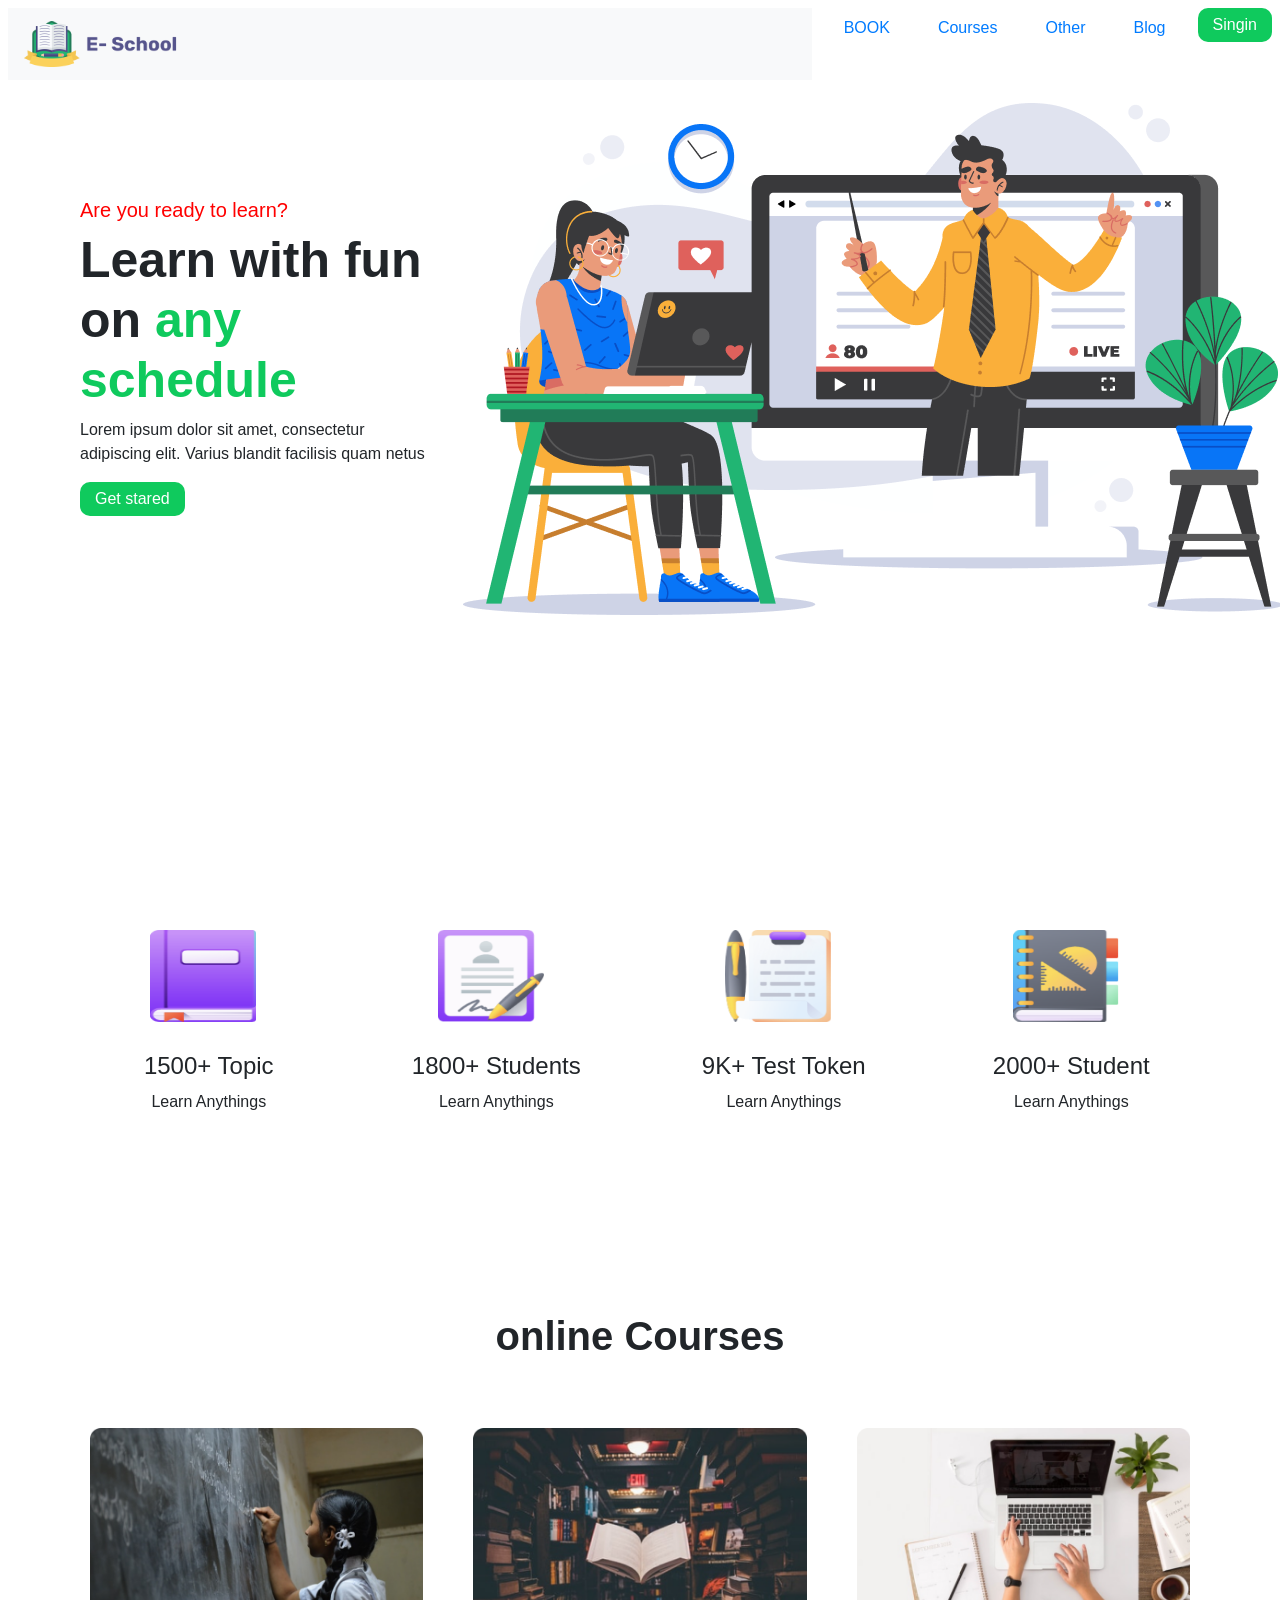
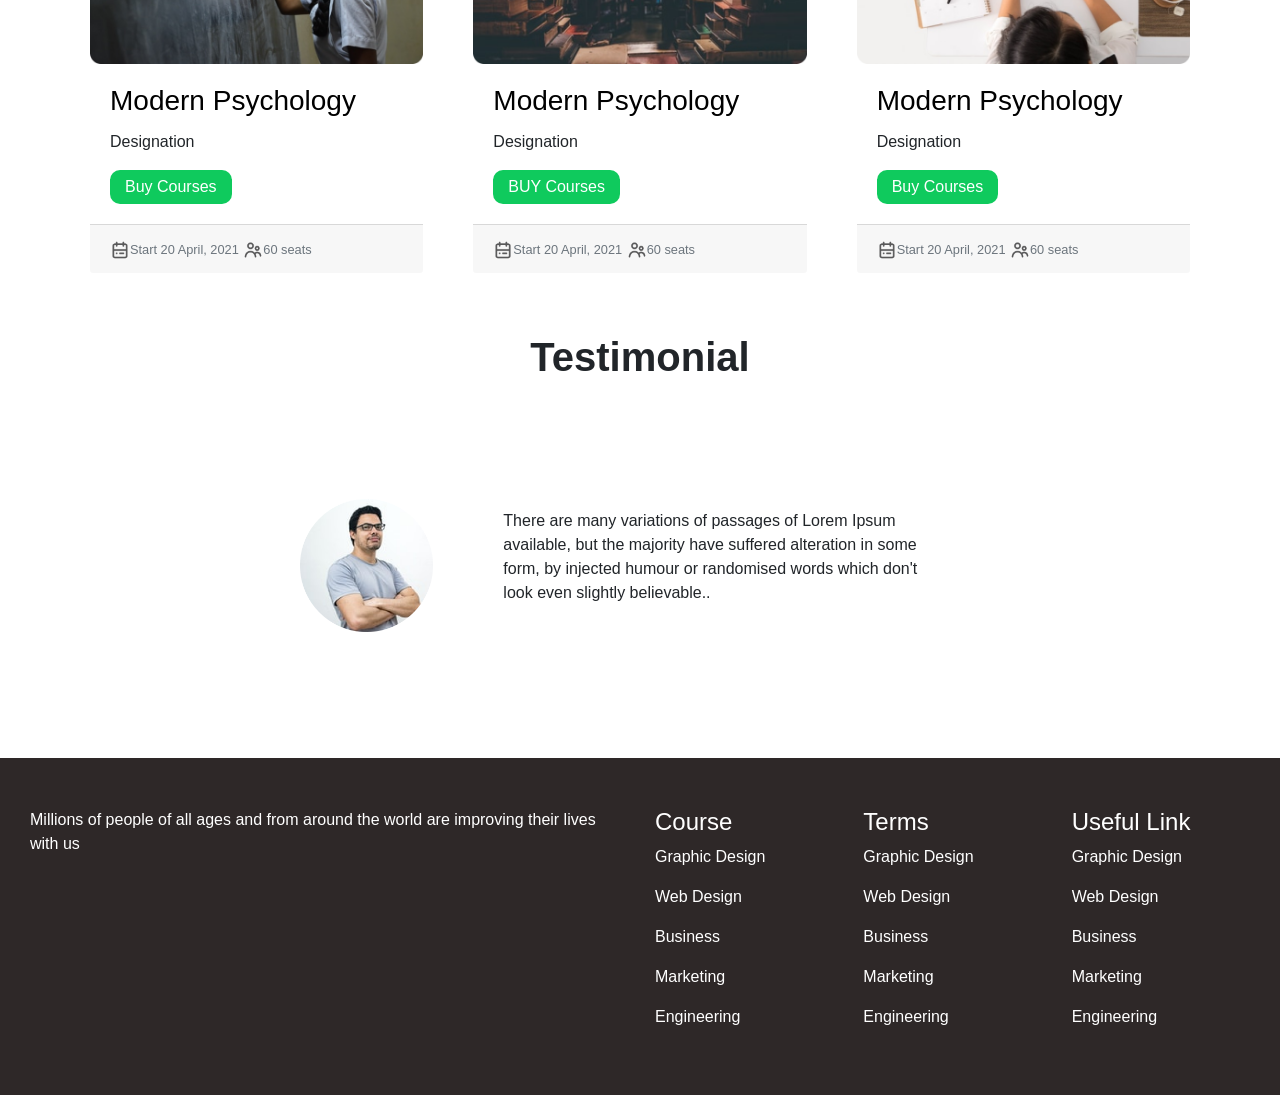
<file: index.html>
<!DOCTYPE html>
<html lang="en">
<head>
    <meta charset="UTF-8">
    <meta name="viewport" content="width=device-width, initial-scale=1.0">
    <title>E-commerce</title>
    <link rel="stylesheet" href="https://stackpath.bootstrapcdn.com/bootstrap/4.5.0/css/bootstrap.min.css" integrity="sha384-9aIt2nRpC12Uk9gS9baDl411NQApFmC26EwAOH8WgZl5MYYxFfc+NcPb1dKGj7Sk" crossorigin="anonymous">
    <link rel="stylesheet" href="style.css">
</head>
<body>
    <div class="d-flex bd-highlight">
        <div class="p-2 flex-grow-1 bd-highlight">
            <nav class="navbar navbar-light bg-light">
               <img class="navbar-brand" src="images/Logo.png" alt="">
              </nav>
        </div>
        <div class="p-2 bd-highlight">
            <ul class="nav justify-content-end">
                <li class="nav-item">
                  <a class="nav-link active" href="#">BOOK</a>
                </li>
                </ul>
        </div>
        <div class="p-2 bd-highlight">
            <ul class="nav justify-content-end">
                <li class="nav-item">
                  <a class="nav-link active" href="#">Courses</a>
                </li>
                </ul>
        </div>
        <div class="p-2 bd-highlight">
            <ul class="nav justify-content-end">
                <li class="nav-item">
                  <a class="nav-link active" href="#">Other</a>
                </li>
                </ul>
        </div>
        <div class="p-2 bd-highlight">
            <ul class="nav justify-content-end">
                <li class="nav-item">
                  <a class="nav-link active" href="#">Blog</a>
                </li>
                </ul>
        </div>
        <div class="p-2 bd-highlight">
            <ul class="nav justify-content-end">
                <li class="nav-item">
                    <button class="button-click">Singin</button>
                 
                </li>
                </ul>
        </div>
      </div>
      <div class="row good">
          <div class="col-md-4">
              <h5>Are you ready to learn?</h5>
              <h1 class="learn-stared">Learn with fun on <span class="edit">any schedule</span></h1>
              <p>Lorem ipsum dolor sit amet, consectetur
                adipiscing elit. Varius blandit facilisis quam netus</p>
                <button class="button-click">Get stared</button>
          </div>
          <div class="col-md-2 img-card">
              <img class="" src="images/Illustration.png" alt="">
          </div>
      </div>
      <div class="row good row-cols-1 row-cols-md-4">
        <div class="col mb-2">
          <div class="card">
            <img src="images/book.png" class="card-img-top ing" alt="...">
            <div class="card-body">
              <h4 class="card-title">1500+ Topic</h4>
            <h6>Learn Anythings</h6>
            </div>
          </div>
        </div>
        <div class="col mb-2">
          <div class="card">
            <img src="images/Student.png" class="card-img-top ing" alt="...">
            <div class="card-body">
              <h4 class="card-title">1800+ Students</h4>
              <h6>Learn Anythings</h6>
            </div>
          </div>
        </div>
        <div class="col mb-2">
          <div class="card">
            <img src="images/Test.png" class="card-img-top ing" alt="...">
            <div class="card-body">
              <h4 class="card-title">9K+ Test Token</h4>
              <h6>Learn Anythings</h6>
            </div>
          </div>
        </div>
        <div class="col mb-2">
          <div class="card">
            <img src="images/Students.png" class="card-img-top ing" alt="...">
            <div class="card-body">
              <h4 class="card-title">2000+ Student</h4>
              <h6>Learn Anythings</h6>
            </div>
          </div>
        </div>
      </div>
<div>
  <h1 class="online-course">online Courses</h1>
  <div class="card-deck">
    <div class="card">
      <img src="images/Morder pyschology.png" class="card-img-top" alt="...">
      <div class="card-body">
        <h3 class="card-title modern">Modern Psychology</h3>
        <p class="card-text">Designation</p>
        <button class="button-click">Buy Courses</button>
      </div>
      <div class="card-footer">
        <small class="text-muted"><img class="img-footer" src="images/calendar.png" alt="">Start 20 April, 2021</small>
        <small class="text-muted"><img class="img-footer" src="images/people.png" alt="">60 seats</small>
      </div>
    </div>
    <div class="card">
      <img src="images/Morder psyc.png" class="card-img-top" alt="...">
      <div class="card-body">
        <h3 class="card-title modern">Modern Psychology</h3>
        <p class="card-text">Designation</p>
        <button class="button-click">BUY Courses</button>
      </div>
      <div class="card-footer">
        <small class="text-muted"><img class="img-footer" src="images/calendar.png" alt="">Start 20 April, 2021</small>
        <small class="text-muted"><img class="img-footer" src="images/people.png" alt="">60 seats</small>
      </div>
    </div>
    <div class="card">
      <img src="images/Morder pychons.png" class="card-img-top" alt="...">
      <div class="card-body">
        <h3 class="card-title modern">Modern Psychology</h3>
        <p class="card-text">Designation</p>
        <button class="button-click">Buy Courses</button>
      </div>
      <div class="card-footer">
        <small class="text-muted"><img class="img-footer" src="images/calendar.png" alt="">Start 20 April, 2021</small>
        <small class="text-muted"><img class="img-footer" src="images/people.png" alt="">60 seats</small>
      </div>
    </div>
  </div>
</div>
<div>
  <h1 class="online-course">Testimonial</h1>
  <div class="card mb-3 testimonial" style="max-width: 1200px;">
    <div class="row no-gutters">
      <div class="col-md-4">
        <img src="images/Man.png" class="card-img testimonial-img" alt="...">
      </div>
      <div class="col-md-8">
        <div class="card-body">
          <p class="card-text">There are many variations of passages of Lorem Ipsum available, but the majority have suffered alteration in some form, by injected humour or randomised words which don't look even slightly believable..</p>
      
        </div>
      </div>
    </div>
  </div>
</div>
<div class="row last-page">
  <div class="col-md-6">
    <p>Millions of people of all ages and from around the world are improving their lives with us</p>
  </div>
  <div class="col-md-2">
    <h4>Course</h4>
      <p>Graphic Design</p>      
      <p>Web Design</p>
      <p> Business</p>      
      <p>Marketing</p>
      <p>Engineering
    </div>
    <div class="col-md-2">
      <h4>Terms</h4>
        <p>Graphic Design</p>      
        <p>Web Design</p>
        <p> Business</p>      
        <p>Marketing</p>
        <p>Engineering
      </div>
      <div class="col-md-2">
        <h4>Useful Link</h4>
          <p>Graphic Design</p>      
          <p>Web Design</p>
          <p> Business</p>      
          <p>Marketing</p>
          <p>Engineering
        </div>
</div>
</body>
</html>
</file>
<file: style.css>
.navbar-brand{
    height: 20%;
    width: 20%;
}
.button-click{
    padding: 5px 15px;
    border-radius: 10px;
    background-color:rgb(15, 202, 93);
    color: white;
    border: none;
}
.good{
  padding: 90px 60px;
  
  margin: 20px 5px;
}
.img-card{
  height: 0%;
  width: 0%;
  left: 15px;
  border: none;
  bottom: 100px;
  padding: 5px 0px;
}
h5{
  color: red;
}
h1.learn-stared{
  font-weight: bold;
  font-size:50px;
}
.edit{
  color: rgb(15, 202, 93);;
}
.small{
  height: 100%;
  width: 100%;
}
.card{
  height: 100%;
  width: 100%;
  padding: 10px 10px;
  border: none;
}
.ing{
padding-left: 60px;
padding-bottom: 10px;
  height: 40%;
  width: 70%;
}
h4.card-title{
text-align: center;
}
h6{
text-align: center;
}
.online-course{
text-align: center;
font-weight: bold;
}
.card-deck{
padding: 50px 80px;
}
.modern{
color: black;
}
.img-footer{
height: 20px;
width: 20px;
}
.testimonial{
padding: 100px 250px;
}
.testimonial-img{
padding: 10px 50px;
}
.last-page{
padding: 50px 30px;
background-color: rgb(46, 40, 40);
color: white;
}
</file>
